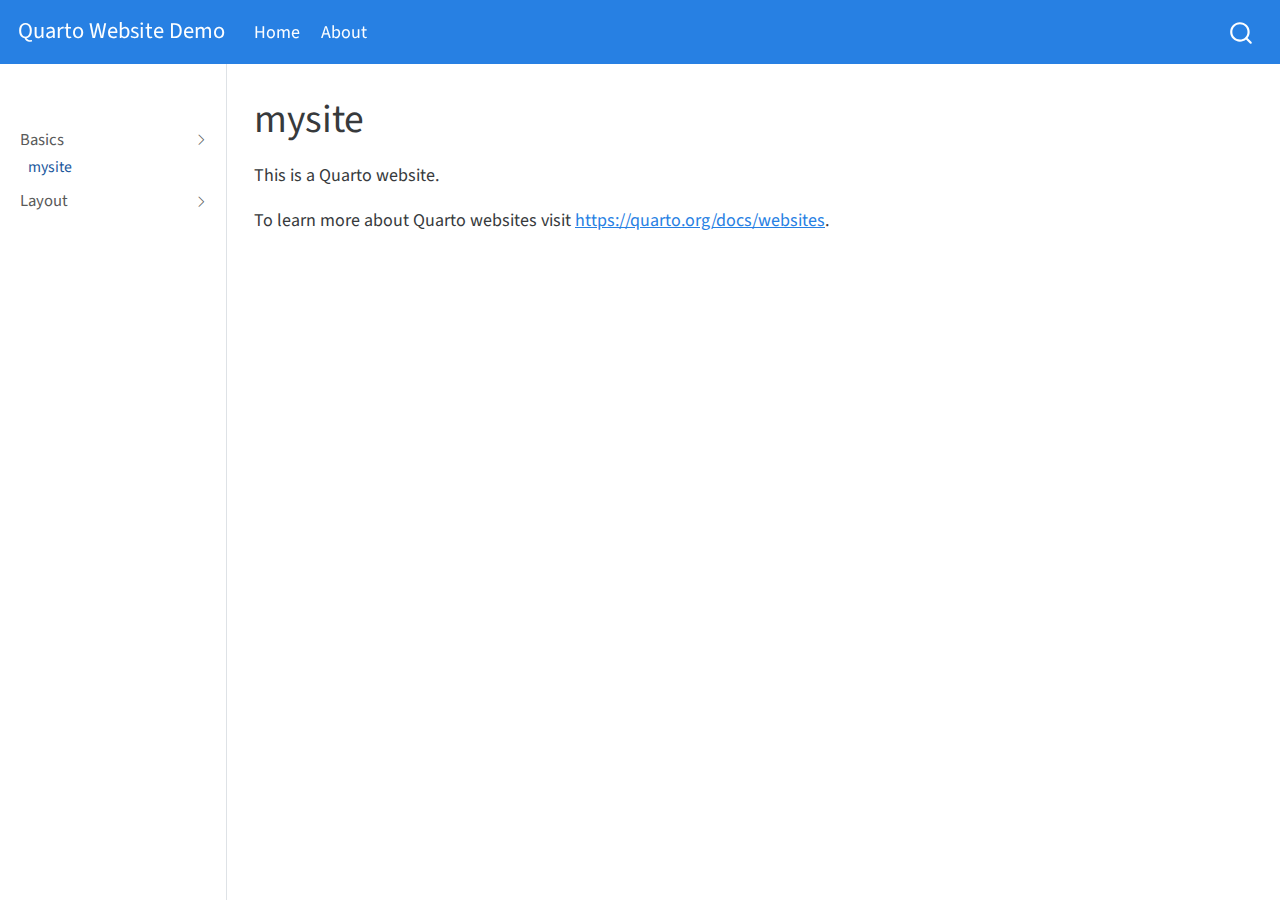
<file: docs/index.html>
<!DOCTYPE html>
<html xmlns="http://www.w3.org/1999/xhtml" lang="en" xml:lang="en"><head>

<meta charset="utf-8">
<meta name="generator" content="quarto-0.9.260">

<meta name="viewport" content="width=device-width, initial-scale=1.0, user-scalable=yes">


<title>Quarto Website Demo - mysite</title>
<style>
code{white-space: pre-wrap;}
span.smallcaps{font-variant: small-caps;}
span.underline{text-decoration: underline;}
div.column{display: inline-block; vertical-align: top; width: 50%;}
div.hanging-indent{margin-left: 1.5em; text-indent: -1.5em;}
ul.task-list{list-style: none;}
</style>

<script src="site_libs/quarto-nav/quarto-nav.js"></script>
<script src="site_libs/quarto-nav/headroom.min.js"></script>
<script src="site_libs/clipboard/clipboard.min.js"></script>
<meta name="quarto:offset" content="./">
<script src="site_libs/quarto-search/autocomplete.umd.js"></script>
<script src="site_libs/quarto-search/fuse.min.js"></script>
<script src="site_libs/quarto-search/quarto-search.js"></script>
<script src="site_libs/quarto-html/quarto.js"></script>
<script src="site_libs/quarto-html/popper.min.js"></script>
<script src="site_libs/quarto-html/tippy.umd.min.js"></script>
<script src="site_libs/quarto-html/anchor.min.js"></script>
<link href="site_libs/quarto-html/tippy.css" rel="stylesheet">
<link id="quarto-text-highlighting-styles" href="site_libs/quarto-html/quarto-syntax-highlighting.css" rel="stylesheet">
<script src="site_libs/bootstrap/bootstrap.min.js"></script>
<link href="site_libs/bootstrap/bootstrap-icons.css" rel="stylesheet">
<link href="site_libs/bootstrap/bootstrap.min.css" rel="stylesheet">
<script id="quarto-search-options" type="application/json">{
  "location": "navbar",
  "copy-button": false,
  "collapse-after": 3,
  "panel-placement": "end",
  "type": "overlay",
  "limit": 20,
  "language": {
    "search-no-results-text": "No results",
    "search-matching-documents-text": "matching documents",
    "search-copy-link-title": "Copy link to search",
    "search-hide-matches-text": "Hide additional matches",
    "search-more-match-text": "more match in this document",
    "search-more-matches-text": "more matches in this document",
    "search-clear-button-title": "Clear",
    "search-detached-cancel-button-title": "Cancel",
    "search-submit-button-title": "Submit"
  }
}</script>


<link rel="stylesheet" href="styles.css">
</head>

<body class="docked nav-fixed">

<div id="quarto-search-results"></div>
  <header id="quarto-header" class="headroom fixed-top">
    <nav class="navbar navbar-expand-lg navbar-dark ">
      <div class="navbar-container container-fluid">
      <a class="navbar-brand" href="./index.html">
    <span class="navbar-title">Quarto Website Demo</span>
  </a>
          <button class="navbar-toggler" type="button" data-bs-toggle="collapse" data-bs-target="#navbarCollapse" aria-controls="navbarCollapse" aria-expanded="false" aria-label="Toggle navigation" onclick="if (window.quartoToggleHeadroom) { window.quartoToggleHeadroom(); }">
  <span class="navbar-toggler-icon"></span>
</button>
          <div class="collapse navbar-collapse" id="navbarCollapse">
            <ul class="navbar-nav navbar-nav-scroll me-auto">
  <li class="nav-item">
    <a class="nav-link active" href="./index.html" aria-current="page">Home</a>
  </li>  
  <li class="nav-item">
    <a class="nav-link" href="./about.html">About</a>
  </li>  
</ul>
              <div id="quarto-search" class="" title="Search"></div>
          </div> <!-- /navcollapse -->
      </div> <!-- /container-fluid -->
    </nav>
  <nav class="quarto-secondary-nav" data-bs-toggle="collapse" data-bs-target="#quarto-sidebar" aria-controls="quarto-sidebar" aria-expanded="false" aria-label="Toggle sidebar navigation" onclick="if (window.quartoToggleHeadroom) { window.quartoToggleHeadroom(); }">
    <div class="container-fluid d-flex justify-content-between">
      <h1 class="quarto-secondary-nav-title">mysite</h1>
      <button type="button" class="quarto-btn-toggle btn" aria-label="Show secondary navigation">
        <i class="bi bi-chevron-right"></i>
      </button>
    </div>
  </nav>
</header>
<!-- content -->
<div id="quarto-content" class="quarto-container page-columns page-rows-contents page-layout-article page-navbar">
<!-- sidebar -->
  <nav id="quarto-sidebar" class="sidebar collapse sidebar-navigation docked overflow-auto">
      <div class="mt-2 flex-shrink-0 align-items-center">
        <div class="sidebar-search">
        <div id="quarto-search" class="" title="Search"></div>
        </div>
      </div>
    <div class="sidebar-menu-container"> 
    <ul class="list-unstyled mt-1">
        <li class="sidebar-item sidebar-item-section">
    <div class="sidebar-item-container"> 
        <a class="sidebar-item-text sidebar-link text-start" data-bs-toggle="collapse" data-bs-target="#quarto-sidebar-section-1" aria-expanded="true">Basics</a>
      <a class="sidebar-item-toggle text-start" data-bs-toggle="collapse" data-bs-target="#quarto-sidebar-section-1" aria-expanded="true">
        <i class="bi bi-chevron-right ms-2"></i>
      </a>
    </div>
    <ul id="quarto-sidebar-section-1" class="collapse list-unstyled sidebar-section depth1 show">  
        <li class="sidebar-item">
  <div class="sidebar-item-container"> 
  <a href="./index.html" class="sidebar-item-text sidebar-link active">mysite</a>
  </div>
</li>
    </ul>
  </li>
        <li class="sidebar-item sidebar-item-section">
    <div class="sidebar-item-container"> 
        <a class="sidebar-item-text sidebar-link text-start" data-bs-toggle="collapse" data-bs-target="#quarto-sidebar-section-2" aria-expanded="true">Layout</a>
      <a class="sidebar-item-toggle text-start" data-bs-toggle="collapse" data-bs-target="#quarto-sidebar-section-2" aria-expanded="true">
        <i class="bi bi-chevron-right ms-2"></i>
      </a>
    </div>
    <ul id="quarto-sidebar-section-2" class="collapse list-unstyled sidebar-section depth1 show">  
    </ul>
  </li>
    </ul>
    </div>
</nav>
<!-- margin-sidebar -->
    <div id="quarto-margin-sidebar" class="sidebar margin-sidebar">
        
    </div>
<!-- main -->
<main class="content" id="quarto-document-content">

<header id="title-block-header" class="quarto-title-block default">
<div class="quarto-title">
<h1 class="title d-none d-lg-block">mysite</h1>
</div>





<div class="quarto-title-meta">

    
    
  </div>
  

</header>

<p>This is a Quarto website.</p>
<p>To learn more about Quarto websites visit <a href="https://quarto.org/docs/websites" class="uri">https://quarto.org/docs/websites</a>.</p>



</main> <!-- /main -->
<script type="application/javascript">
window.document.addEventListener("DOMContentLoaded", function (event) {
  const icon = "";
  const anchorJS = new window.AnchorJS();
  anchorJS.options = {
    placement: 'right',
    icon: icon
  };
  anchorJS.add('.anchored');
  const clipboard = new window.ClipboardJS('.code-copy-button', {
    target: function(trigger) {
      return trigger.previousElementSibling;
    }
  });
  clipboard.on('success', function(e) {
    // button target
    const button = e.trigger;
    // don't keep focus
    button.blur();
    // flash "checked"
    button.classList.add('code-copy-button-checked');
    setTimeout(function() {
      button.classList.remove('code-copy-button-checked');
    }, 1000);
    // clear code selection
    e.clearSelection();
  });
  function tippyHover(el, contentFn) {
    const config = {
      allowHTML: true,
      content: contentFn,
      maxWidth: 500,
      delay: 100,
      arrow: false,
      appendTo: function(el) {
          return el.parentElement;
      },
      interactive: true,
      interactiveBorder: 10,
      theme: 'quarto',
      placement: 'bottom-start'
    };
    window.tippy(el, config); 
  }
  const noterefs = window.document.querySelectorAll('a[role="doc-noteref"]');
  for (var i=0; i<noterefs.length; i++) {
    const ref = noterefs[i];
    tippyHover(ref, function() {
      let href = ref.getAttribute('href');
      try { href = new URL(href).hash; } catch {}
      const id = href.replace(/^#\/?/, "");
      const note = window.document.getElementById(id);
      return note.innerHTML;
    });
  }
  var bibliorefs = window.document.querySelectorAll('a[role="doc-biblioref"]');
  for (var i=0; i<bibliorefs.length; i++) {
    const ref = bibliorefs[i];
    const cites = ref.parentNode.getAttribute('data-cites').split(' ');
    tippyHover(ref, function() {
      var popup = window.document.createElement('div');
      cites.forEach(function(cite) {
        var citeDiv = window.document.createElement('div');
        citeDiv.classList.add('hanging-indent');
        citeDiv.classList.add('csl-entry');
        var biblioDiv = window.document.getElementById('ref-' + cite);
        if (biblioDiv) {
          citeDiv.innerHTML = biblioDiv.innerHTML;
        }
        popup.appendChild(citeDiv);
      });
      return popup.innerHTML;
    });
  }
});
</script>
</div> <!-- /content -->



</body></html>
</file>
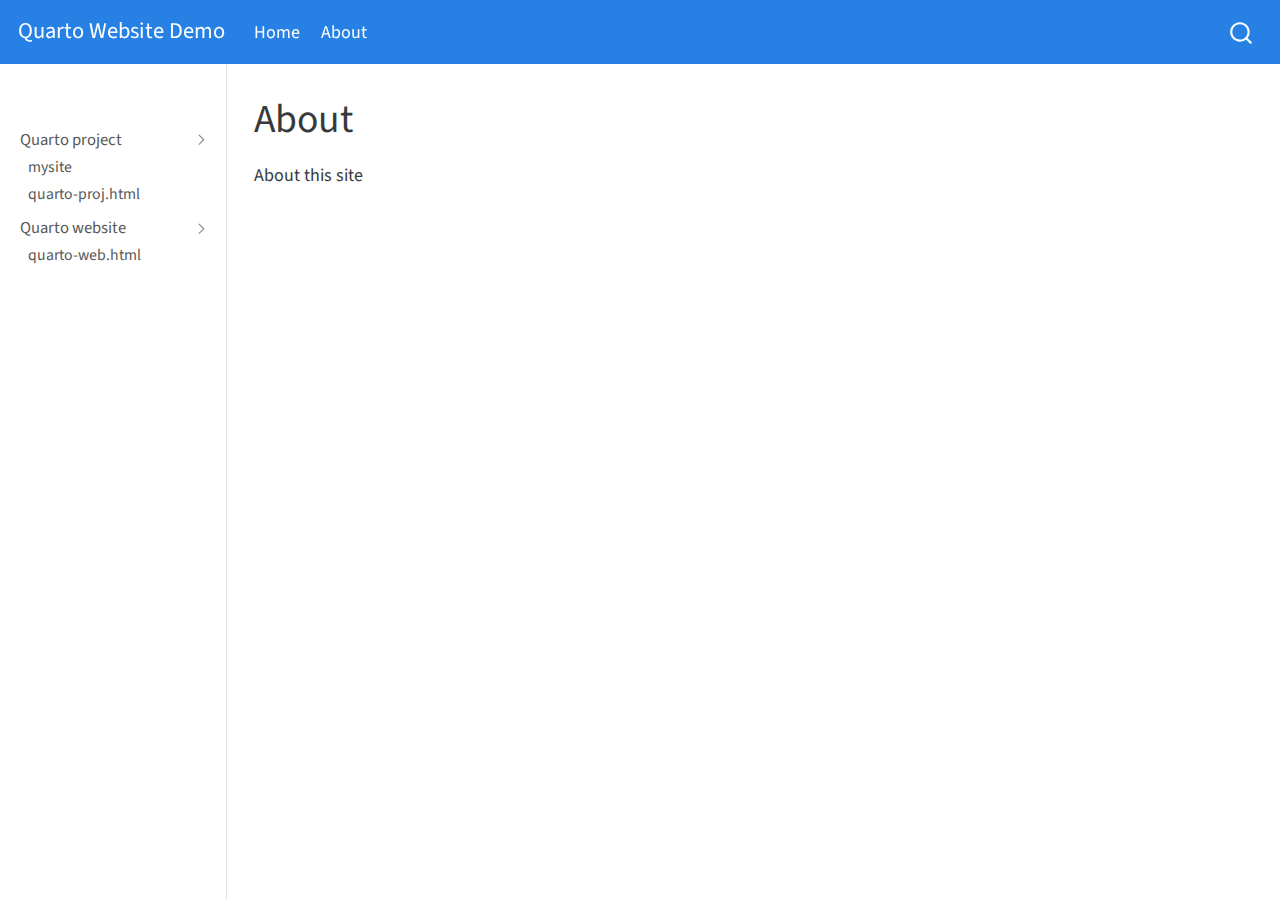
<file: docs/about.html>
<!DOCTYPE html>
<html xmlns="http://www.w3.org/1999/xhtml" lang="en" xml:lang="en"><head>

<meta charset="utf-8">
<meta name="generator" content="quarto-0.9.260">

<meta name="viewport" content="width=device-width, initial-scale=1.0, user-scalable=yes">


<title>Quarto Website Demo - About</title>
<style>
code{white-space: pre-wrap;}
span.smallcaps{font-variant: small-caps;}
span.underline{text-decoration: underline;}
div.column{display: inline-block; vertical-align: top; width: 50%;}
div.hanging-indent{margin-left: 1.5em; text-indent: -1.5em;}
ul.task-list{list-style: none;}
</style>

<script src="site_libs/quarto-nav/quarto-nav.js"></script>
<script src="site_libs/quarto-nav/headroom.min.js"></script>
<script src="site_libs/clipboard/clipboard.min.js"></script>
<meta name="quarto:offset" content="./">
<script src="site_libs/quarto-search/autocomplete.umd.js"></script>
<script src="site_libs/quarto-search/fuse.min.js"></script>
<script src="site_libs/quarto-search/quarto-search.js"></script>
<script src="site_libs/quarto-html/quarto.js"></script>
<script src="site_libs/quarto-html/popper.min.js"></script>
<script src="site_libs/quarto-html/tippy.umd.min.js"></script>
<script src="site_libs/quarto-html/anchor.min.js"></script>
<link href="site_libs/quarto-html/tippy.css" rel="stylesheet">
<link id="quarto-text-highlighting-styles" href="site_libs/quarto-html/quarto-syntax-highlighting.css" rel="stylesheet">
<script src="site_libs/bootstrap/bootstrap.min.js"></script>
<link href="site_libs/bootstrap/bootstrap-icons.css" rel="stylesheet">
<link href="site_libs/bootstrap/bootstrap.min.css" rel="stylesheet">
<script id="quarto-search-options" type="application/json">{
  "location": "navbar",
  "copy-button": false,
  "collapse-after": 3,
  "panel-placement": "end",
  "type": "overlay",
  "limit": 20,
  "language": {
    "search-no-results-text": "No results",
    "search-matching-documents-text": "matching documents",
    "search-copy-link-title": "Copy link to search",
    "search-hide-matches-text": "Hide additional matches",
    "search-more-match-text": "more match in this document",
    "search-more-matches-text": "more matches in this document",
    "search-clear-button-title": "Clear",
    "search-detached-cancel-button-title": "Cancel",
    "search-submit-button-title": "Submit"
  }
}</script>


<link rel="stylesheet" href="styles.css">
</head>

<body class="docked nav-fixed">

<div id="quarto-search-results"></div>
  <header id="quarto-header" class="headroom fixed-top">
    <nav class="navbar navbar-expand-lg navbar-dark ">
      <div class="navbar-container container-fluid">
      <a class="navbar-brand" href="./index.html">
    <span class="navbar-title">Quarto Website Demo</span>
  </a>
          <button class="navbar-toggler" type="button" data-bs-toggle="collapse" data-bs-target="#navbarCollapse" aria-controls="navbarCollapse" aria-expanded="false" aria-label="Toggle navigation" onclick="if (window.quartoToggleHeadroom) { window.quartoToggleHeadroom(); }">
  <span class="navbar-toggler-icon"></span>
</button>
          <div class="collapse navbar-collapse" id="navbarCollapse">
            <ul class="navbar-nav navbar-nav-scroll me-auto">
  <li class="nav-item">
    <a class="nav-link active" href="./index.html" aria-current="page">Home</a>
  </li>  
  <li class="nav-item">
    <a class="nav-link" href="./about.html">About</a>
  </li>  
</ul>
              <div id="quarto-search" class="" title="Search"></div>
          </div> <!-- /navcollapse -->
      </div> <!-- /container-fluid -->
    </nav>
  <nav class="quarto-secondary-nav" data-bs-toggle="collapse" data-bs-target="#quarto-sidebar" aria-controls="quarto-sidebar" aria-expanded="false" aria-label="Toggle sidebar navigation" onclick="if (window.quartoToggleHeadroom) { window.quartoToggleHeadroom(); }">
    <div class="container-fluid d-flex justify-content-between">
      <h1 class="quarto-secondary-nav-title">About</h1>
      <button type="button" class="quarto-btn-toggle btn" aria-label="Show secondary navigation">
        <i class="bi bi-chevron-right"></i>
      </button>
    </div>
  </nav>
</header>
<!-- content -->
<div id="quarto-content" class="quarto-container page-columns page-rows-contents page-layout-article page-navbar">
<!-- sidebar -->
  <nav id="quarto-sidebar" class="sidebar collapse sidebar-navigation docked overflow-auto">
      <div class="mt-2 flex-shrink-0 align-items-center">
        <div class="sidebar-search">
        <div id="quarto-search" class="" title="Search"></div>
        </div>
      </div>
    <div class="sidebar-menu-container"> 
    <ul class="list-unstyled mt-1">
        <li class="sidebar-item sidebar-item-section">
    <div class="sidebar-item-container"> 
        <a class="sidebar-item-text sidebar-link text-start" data-bs-toggle="collapse" data-bs-target="#quarto-sidebar-section-1" aria-expanded="true">Quarto project</a>
      <a class="sidebar-item-toggle text-start" data-bs-toggle="collapse" data-bs-target="#quarto-sidebar-section-1" aria-expanded="true">
        <i class="bi bi-chevron-right ms-2"></i>
      </a>
    </div>
    <ul id="quarto-sidebar-section-1" class="collapse list-unstyled sidebar-section depth1 show">  
        <li class="sidebar-item">
  <div class="sidebar-item-container"> 
  <a href="./index.html" class="sidebar-item-text sidebar-link">mysite</a>
  </div>
</li>
        <li class="sidebar-item">
  <div class="sidebar-item-container"> 
  <a href="./quarto-proj.html" class="sidebar-item-text sidebar-link">quarto-proj.html</a>
  </div>
</li>
    </ul>
  </li>
        <li class="sidebar-item sidebar-item-section">
    <div class="sidebar-item-container"> 
        <a class="sidebar-item-text sidebar-link text-start" data-bs-toggle="collapse" data-bs-target="#quarto-sidebar-section-2" aria-expanded="true">Quarto website</a>
      <a class="sidebar-item-toggle text-start" data-bs-toggle="collapse" data-bs-target="#quarto-sidebar-section-2" aria-expanded="true">
        <i class="bi bi-chevron-right ms-2"></i>
      </a>
    </div>
    <ul id="quarto-sidebar-section-2" class="collapse list-unstyled sidebar-section depth1 show">  
        <li class="sidebar-item">
  <div class="sidebar-item-container"> 
  <a href="./quarto-web.html" class="sidebar-item-text sidebar-link">quarto-web.html</a>
  </div>
</li>
    </ul>
  </li>
    </ul>
    </div>
</nav>
<!-- margin-sidebar -->
    <div id="quarto-margin-sidebar" class="sidebar margin-sidebar">
        
    </div>
<!-- main -->
<main class="content" id="quarto-document-content">

<header id="title-block-header" class="quarto-title-block default">
<div class="quarto-title">
<h1 class="title d-none d-lg-block">About</h1>
</div>





<div class="quarto-title-meta">

    
    
  </div>
  

</header>

<p>About this site</p>



</main> <!-- /main -->
<script type="application/javascript">
window.document.addEventListener("DOMContentLoaded", function (event) {
  const icon = "";
  const anchorJS = new window.AnchorJS();
  anchorJS.options = {
    placement: 'right',
    icon: icon
  };
  anchorJS.add('.anchored');
  const clipboard = new window.ClipboardJS('.code-copy-button', {
    target: function(trigger) {
      return trigger.previousElementSibling;
    }
  });
  clipboard.on('success', function(e) {
    // button target
    const button = e.trigger;
    // don't keep focus
    button.blur();
    // flash "checked"
    button.classList.add('code-copy-button-checked');
    setTimeout(function() {
      button.classList.remove('code-copy-button-checked');
    }, 1000);
    // clear code selection
    e.clearSelection();
  });
  function tippyHover(el, contentFn) {
    const config = {
      allowHTML: true,
      content: contentFn,
      maxWidth: 500,
      delay: 100,
      arrow: false,
      appendTo: function(el) {
          return el.parentElement;
      },
      interactive: true,
      interactiveBorder: 10,
      theme: 'quarto',
      placement: 'bottom-start'
    };
    window.tippy(el, config); 
  }
  const noterefs = window.document.querySelectorAll('a[role="doc-noteref"]');
  for (var i=0; i<noterefs.length; i++) {
    const ref = noterefs[i];
    tippyHover(ref, function() {
      let href = ref.getAttribute('href');
      try { href = new URL(href).hash; } catch {}
      const id = href.replace(/^#\/?/, "");
      const note = window.document.getElementById(id);
      return note.innerHTML;
    });
  }
  var bibliorefs = window.document.querySelectorAll('a[role="doc-biblioref"]');
  for (var i=0; i<bibliorefs.length; i++) {
    const ref = bibliorefs[i];
    const cites = ref.parentNode.getAttribute('data-cites').split(' ');
    tippyHover(ref, function() {
      var popup = window.document.createElement('div');
      cites.forEach(function(cite) {
        var citeDiv = window.document.createElement('div');
        citeDiv.classList.add('hanging-indent');
        citeDiv.classList.add('csl-entry');
        var biblioDiv = window.document.getElementById('ref-' + cite);
        if (biblioDiv) {
          citeDiv.innerHTML = biblioDiv.innerHTML;
        }
        popup.appendChild(citeDiv);
      });
      return popup.innerHTML;
    });
  }
});
</script>
</div> <!-- /content -->



</body></html>
</file>
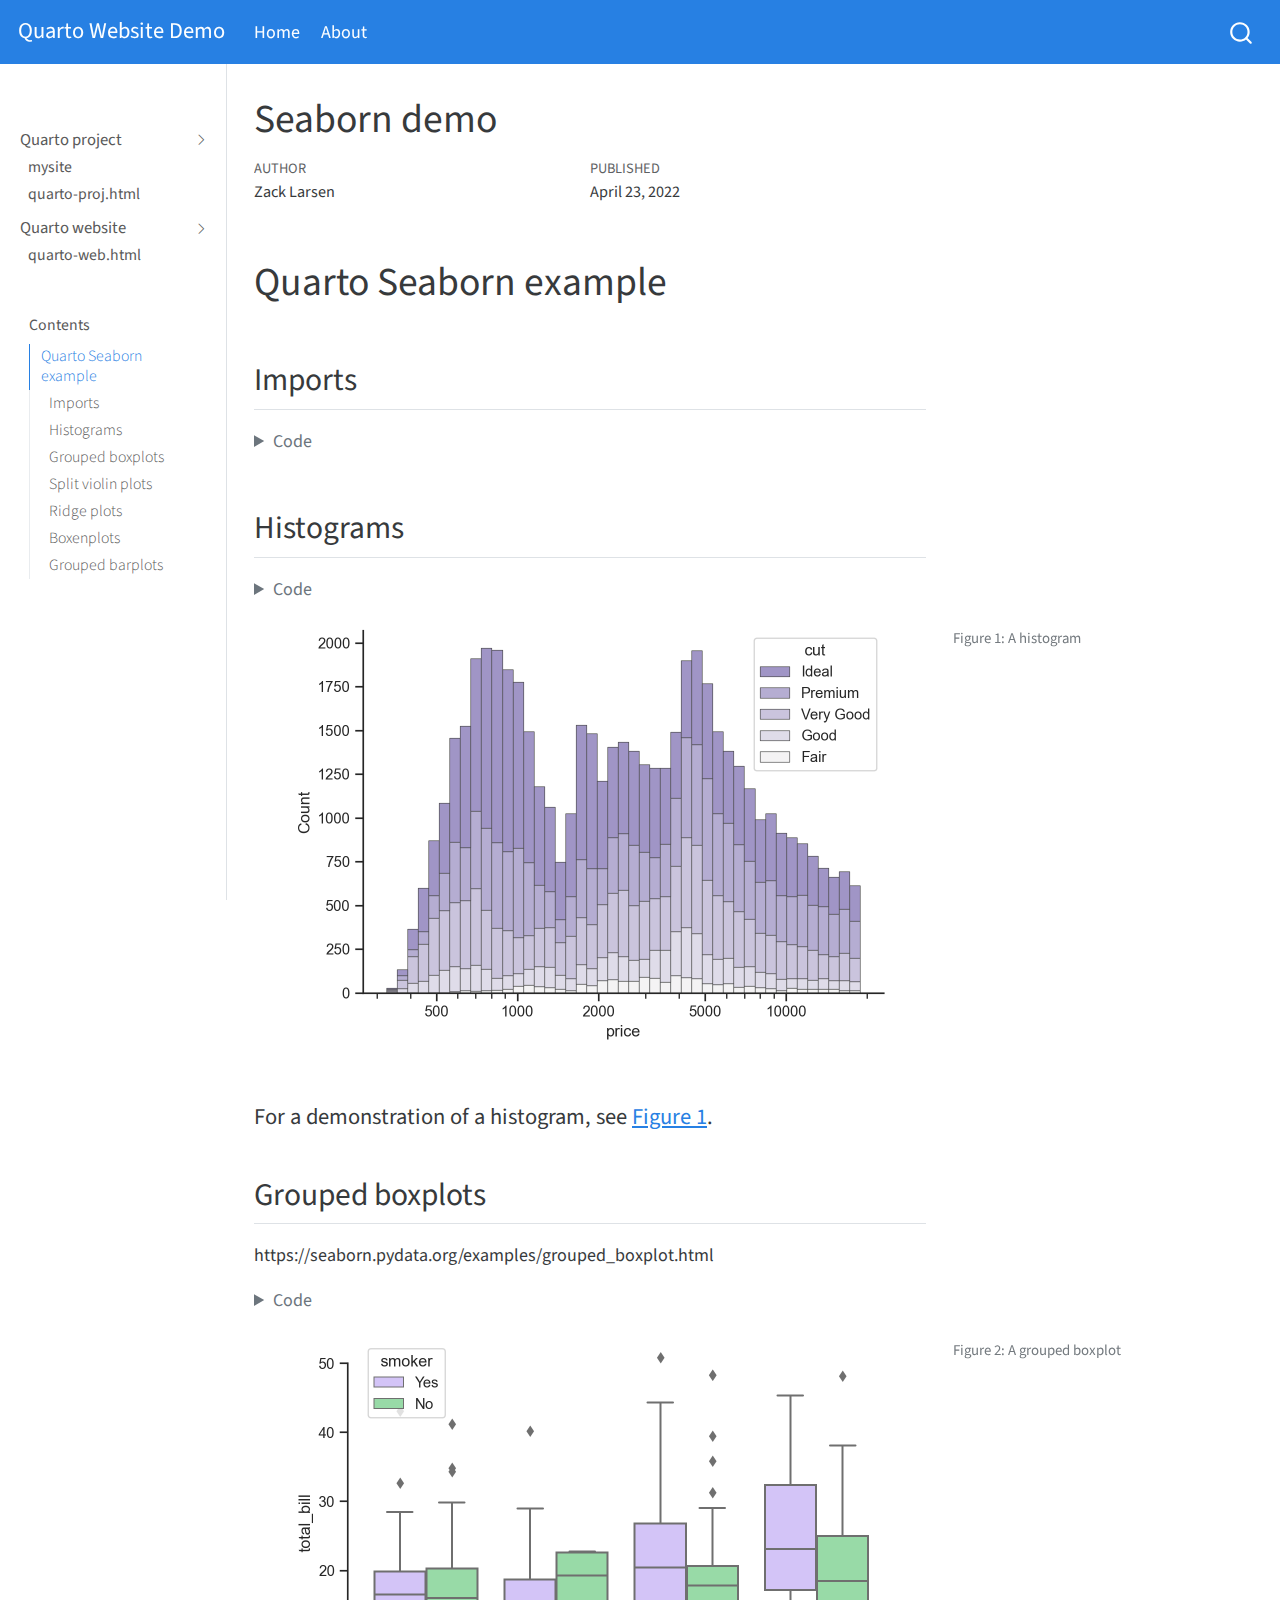
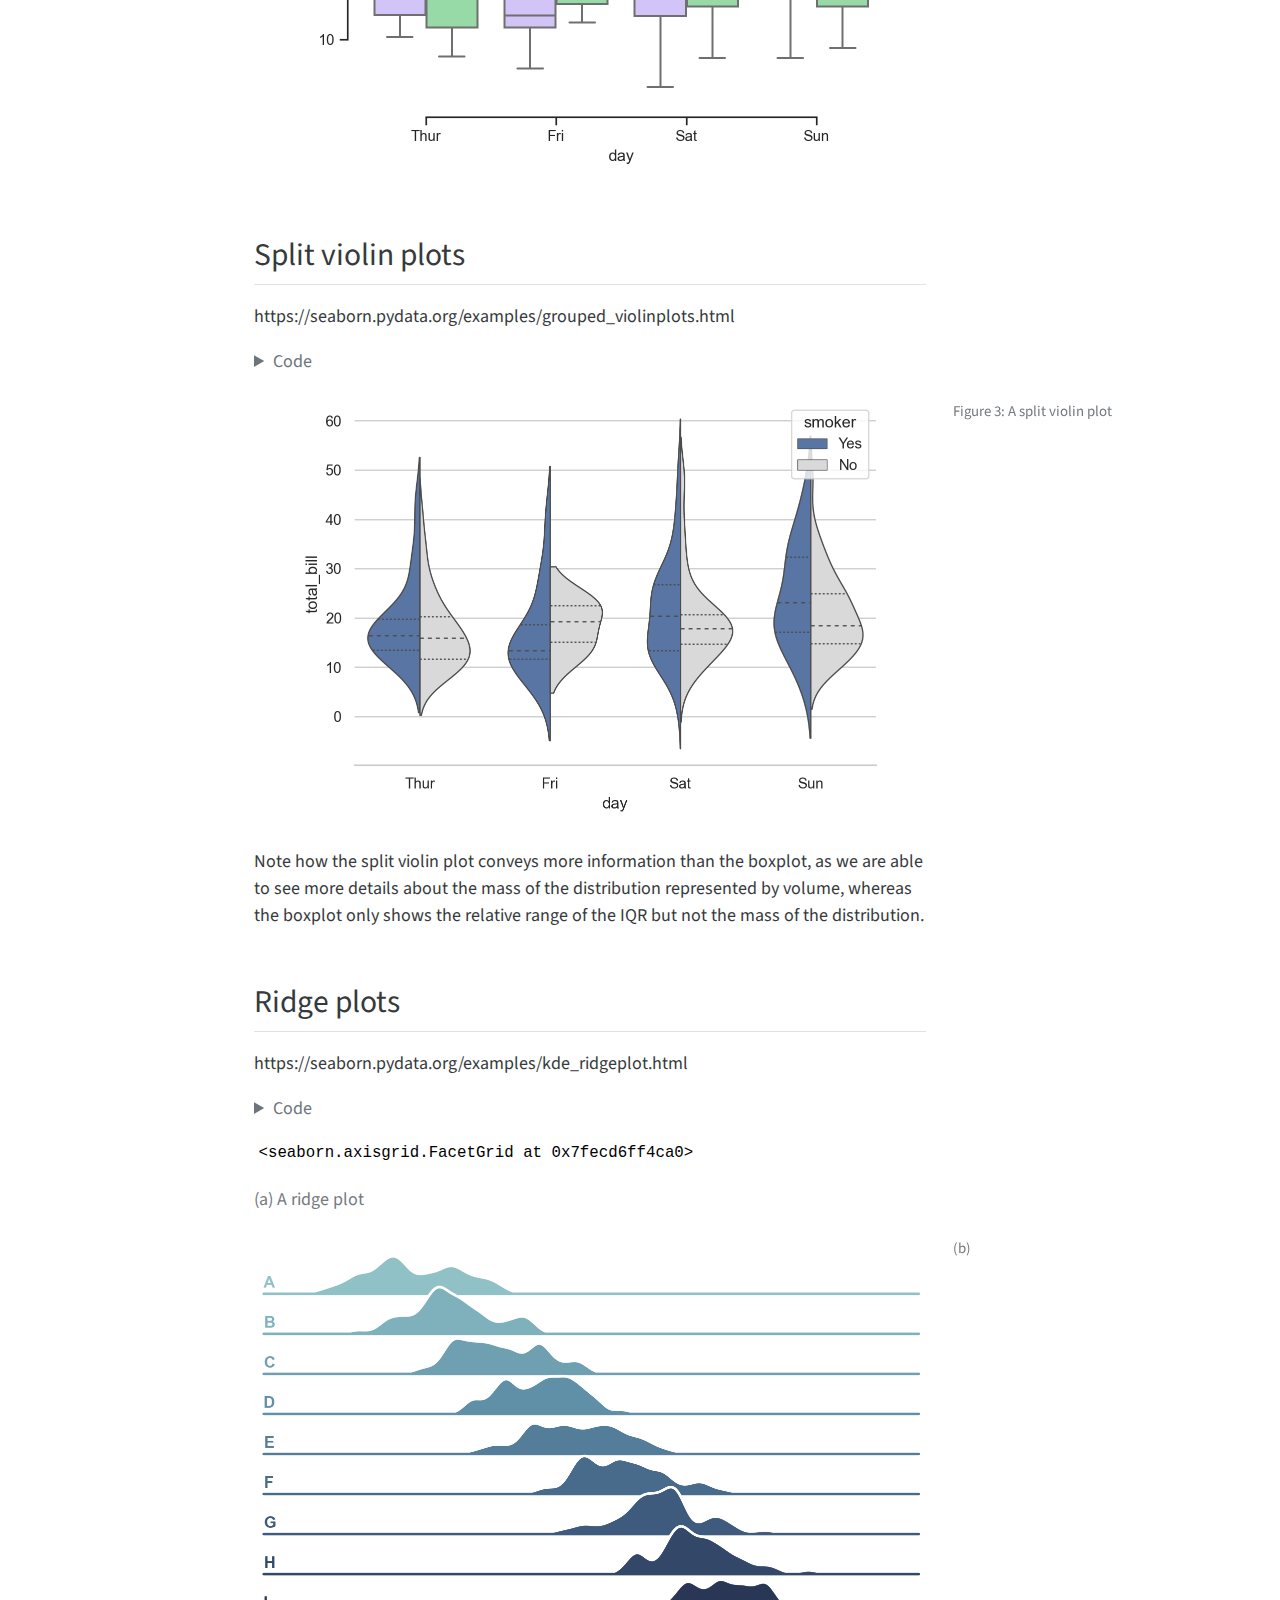
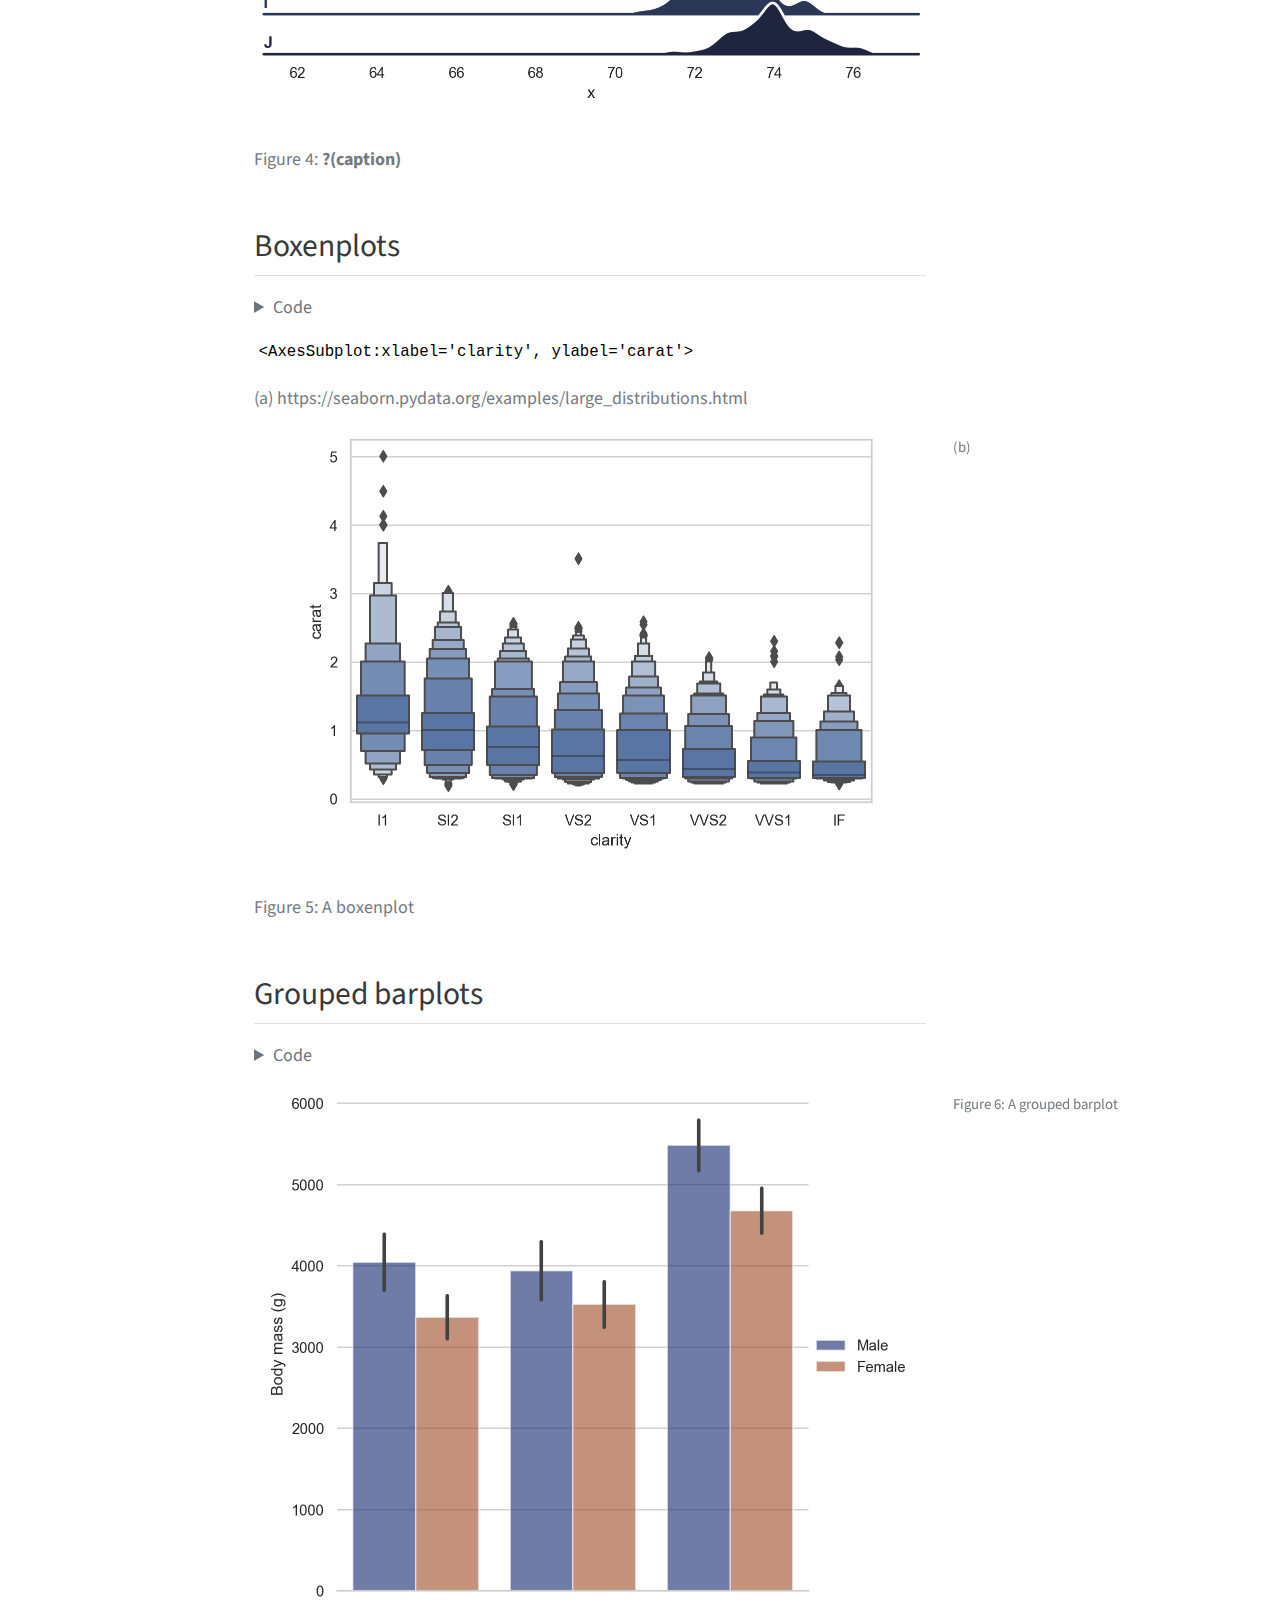
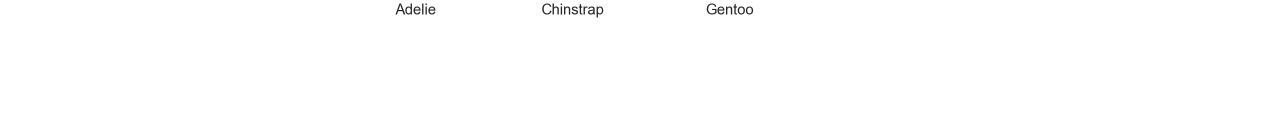
<file: docs/posts/seaborn.html>
<!DOCTYPE html>
<html xmlns="http://www.w3.org/1999/xhtml" lang="en" xml:lang="en"><head>

<meta charset="utf-8">
<meta name="generator" content="quarto-0.9.260">

<meta name="viewport" content="width=device-width, initial-scale=1.0, user-scalable=yes">

<meta name="author" content="Zack Larsen">
<meta name="dcterms.date" content="2022-04-23">

<title>Quarto Website Demo - Seaborn demo</title>
<style>
code{white-space: pre-wrap;}
span.smallcaps{font-variant: small-caps;}
span.underline{text-decoration: underline;}
div.column{display: inline-block; vertical-align: top; width: 50%;}
div.hanging-indent{margin-left: 1.5em; text-indent: -1.5em;}
ul.task-list{list-style: none;}
pre > code.sourceCode { white-space: pre; position: relative; }
pre > code.sourceCode > span { display: inline-block; line-height: 1.25; }
pre > code.sourceCode > span:empty { height: 1.2em; }
.sourceCode { overflow: visible; }
code.sourceCode > span { color: inherit; text-decoration: inherit; }
div.sourceCode { margin: 1em 0; }
pre.sourceCode { margin: 0; }
@media screen {
div.sourceCode { overflow: auto; }
}
@media print {
pre > code.sourceCode { white-space: pre-wrap; }
pre > code.sourceCode > span { text-indent: -5em; padding-left: 5em; }
}
pre.numberSource code
  { counter-reset: source-line 0; }
pre.numberSource code > span
  { position: relative; left: -4em; counter-increment: source-line; }
pre.numberSource code > span > a:first-child::before
  { content: counter(source-line);
    position: relative; left: -1em; text-align: right; vertical-align: baseline;
    border: none; display: inline-block;
    -webkit-touch-callout: none; -webkit-user-select: none;
    -khtml-user-select: none; -moz-user-select: none;
    -ms-user-select: none; user-select: none;
    padding: 0 4px; width: 4em;
    color: #aaaaaa;
  }
pre.numberSource { margin-left: 3em; border-left: 1px solid #aaaaaa;  padding-left: 4px; }
div.sourceCode
  {   }
@media screen {
pre > code.sourceCode > span > a:first-child::before { text-decoration: underline; }
}
code span.al { color: #ff0000; font-weight: bold; } /* Alert */
code span.an { color: #60a0b0; font-weight: bold; font-style: italic; } /* Annotation */
code span.at { color: #7d9029; } /* Attribute */
code span.bn { color: #40a070; } /* BaseN */
code span.bu { } /* BuiltIn */
code span.cf { color: #007020; font-weight: bold; } /* ControlFlow */
code span.ch { color: #4070a0; } /* Char */
code span.cn { color: #880000; } /* Constant */
code span.co { color: #60a0b0; font-style: italic; } /* Comment */
code span.cv { color: #60a0b0; font-weight: bold; font-style: italic; } /* CommentVar */
code span.do { color: #ba2121; font-style: italic; } /* Documentation */
code span.dt { color: #902000; } /* DataType */
code span.dv { color: #40a070; } /* DecVal */
code span.er { color: #ff0000; font-weight: bold; } /* Error */
code span.ex { } /* Extension */
code span.fl { color: #40a070; } /* Float */
code span.fu { color: #06287e; } /* Function */
code span.im { } /* Import */
code span.in { color: #60a0b0; font-weight: bold; font-style: italic; } /* Information */
code span.kw { color: #007020; font-weight: bold; } /* Keyword */
code span.op { color: #666666; } /* Operator */
code span.ot { color: #007020; } /* Other */
code span.pp { color: #bc7a00; } /* Preprocessor */
code span.sc { color: #4070a0; } /* SpecialChar */
code span.ss { color: #bb6688; } /* SpecialString */
code span.st { color: #4070a0; } /* String */
code span.va { color: #19177c; } /* Variable */
code span.vs { color: #4070a0; } /* VerbatimString */
code span.wa { color: #60a0b0; font-weight: bold; font-style: italic; } /* Warning */
</style>

<script src="../site_libs/quarto-nav/quarto-nav.js"></script>
<script src="../site_libs/quarto-nav/headroom.min.js"></script>
<script src="../site_libs/clipboard/clipboard.min.js"></script>
<meta name="quarto:offset" content="../">
<script src="../site_libs/quarto-search/autocomplete.umd.js"></script>
<script src="../site_libs/quarto-search/fuse.min.js"></script>
<script src="../site_libs/quarto-search/quarto-search.js"></script>
<script src="../site_libs/quarto-html/quarto.js"></script>
<script src="../site_libs/quarto-html/popper.min.js"></script>
<script src="../site_libs/quarto-html/tippy.umd.min.js"></script>
<script src="../site_libs/quarto-html/anchor.min.js"></script>
<link href="../site_libs/quarto-html/tippy.css" rel="stylesheet">
<link id="quarto-text-highlighting-styles" href="../site_libs/quarto-html/quarto-syntax-highlighting.css" rel="stylesheet">
<script src="../site_libs/bootstrap/bootstrap.min.js"></script>
<link href="../site_libs/bootstrap/bootstrap-icons.css" rel="stylesheet">
<link href="../site_libs/bootstrap/bootstrap.min.css" rel="stylesheet">
<script id="quarto-search-options" type="application/json">{
  "location": "navbar",
  "copy-button": false,
  "collapse-after": 3,
  "panel-placement": "end",
  "type": "overlay",
  "limit": 20,
  "language": {
    "search-no-results-text": "No results",
    "search-matching-documents-text": "matching documents",
    "search-copy-link-title": "Copy link to search",
    "search-hide-matches-text": "Hide additional matches",
    "search-more-match-text": "more match in this document",
    "search-more-matches-text": "more matches in this document",
    "search-clear-button-title": "Clear",
    "search-detached-cancel-button-title": "Cancel",
    "search-submit-button-title": "Submit"
  }
}</script>


<link rel="stylesheet" href="../styles.css">
</head>

<body class="docked nav-fixed slimcontent">

<div id="quarto-search-results"></div>
  <header id="quarto-header" class="headroom fixed-top">
    <nav class="navbar navbar-expand-lg navbar-dark ">
      <div class="navbar-container container-fluid">
      <a class="navbar-brand" href="../index.html">
    <span class="navbar-title">Quarto Website Demo</span>
  </a>
          <button class="navbar-toggler" type="button" data-bs-toggle="collapse" data-bs-target="#navbarCollapse" aria-controls="navbarCollapse" aria-expanded="false" aria-label="Toggle navigation" onclick="if (window.quartoToggleHeadroom) { window.quartoToggleHeadroom(); }">
  <span class="navbar-toggler-icon"></span>
</button>
          <div class="collapse navbar-collapse" id="navbarCollapse">
            <ul class="navbar-nav navbar-nav-scroll me-auto">
  <li class="nav-item">
    <a class="nav-link active" href="../index.html" aria-current="page">Home</a>
  </li>  
  <li class="nav-item">
    <a class="nav-link" href="../about.html">About</a>
  </li>  
</ul>
              <div id="quarto-search" class="" title="Search"></div>
          </div> <!-- /navcollapse -->
      </div> <!-- /container-fluid -->
    </nav>
  <nav class="quarto-secondary-nav" data-bs-toggle="collapse" data-bs-target="#quarto-sidebar" aria-controls="quarto-sidebar" aria-expanded="false" aria-label="Toggle sidebar navigation" onclick="if (window.quartoToggleHeadroom) { window.quartoToggleHeadroom(); }">
    <div class="container-fluid d-flex justify-content-between">
      <h1 class="quarto-secondary-nav-title">Seaborn demo</h1>
      <button type="button" class="quarto-btn-toggle btn" aria-label="Show secondary navigation">
        <i class="bi bi-chevron-right"></i>
      </button>
    </div>
  </nav>
</header>
<!-- content -->
<div id="quarto-content" class="quarto-container page-columns page-rows-contents page-layout-article page-navbar">
<!-- sidebar -->
  <nav id="quarto-sidebar" class="sidebar collapse sidebar-navigation docked overflow-auto">
      <div class="mt-2 flex-shrink-0 align-items-center">
        <div class="sidebar-search">
        <div id="quarto-search" class="" title="Search"></div>
        </div>
      </div>
    <div class="sidebar-menu-container"> 
    <ul class="list-unstyled mt-1">
        <li class="sidebar-item sidebar-item-section">
    <div class="sidebar-item-container"> 
        <a class="sidebar-item-text sidebar-link text-start" data-bs-toggle="collapse" data-bs-target="#quarto-sidebar-section-1" aria-expanded="true">Quarto project</a>
      <a class="sidebar-item-toggle text-start" data-bs-toggle="collapse" data-bs-target="#quarto-sidebar-section-1" aria-expanded="true">
        <i class="bi bi-chevron-right ms-2"></i>
      </a>
    </div>
    <ul id="quarto-sidebar-section-1" class="collapse list-unstyled sidebar-section depth1 show">  
        <li class="sidebar-item">
  <div class="sidebar-item-container"> 
  <a href="../index.html" class="sidebar-item-text sidebar-link">mysite</a>
  </div>
</li>
        <li class="sidebar-item">
  <div class="sidebar-item-container"> 
  <a href="../quarto-proj.html" class="sidebar-item-text sidebar-link">quarto-proj.html</a>
  </div>
</li>
    </ul>
  </li>
        <li class="sidebar-item sidebar-item-section">
    <div class="sidebar-item-container"> 
        <a class="sidebar-item-text sidebar-link text-start" data-bs-toggle="collapse" data-bs-target="#quarto-sidebar-section-2" aria-expanded="true">Quarto website</a>
      <a class="sidebar-item-toggle text-start" data-bs-toggle="collapse" data-bs-target="#quarto-sidebar-section-2" aria-expanded="true">
        <i class="bi bi-chevron-right ms-2"></i>
      </a>
    </div>
    <ul id="quarto-sidebar-section-2" class="collapse list-unstyled sidebar-section depth1 show">  
        <li class="sidebar-item">
  <div class="sidebar-item-container"> 
  <a href="../quarto-web.html" class="sidebar-item-text sidebar-link">quarto-web.html</a>
  </div>
</li>
    </ul>
  </li>
    </ul>
    </div>
    <nav id="TOC" role="doc-toc">
    <h2 id="toc-title">Contents</h2>
   
  <ul>
  <li><a href="#quarto-seaborn-example" id="toc-quarto-seaborn-example" class="nav-link active" data-scroll-target="#quarto-seaborn-example">Quarto Seaborn example</a>
  <ul class="collapse">
  <li><a href="#imports" id="toc-imports" class="nav-link" data-scroll-target="#imports">Imports</a></li>
  <li><a href="#histograms" id="toc-histograms" class="nav-link" data-scroll-target="#histograms">Histograms</a></li>
  <li><a href="#grouped-boxplots" id="toc-grouped-boxplots" class="nav-link" data-scroll-target="#grouped-boxplots">Grouped boxplots</a></li>
  <li><a href="#split-violin-plots" id="toc-split-violin-plots" class="nav-link" data-scroll-target="#split-violin-plots">Split violin plots</a></li>
  <li><a href="#ridge-plots" id="toc-ridge-plots" class="nav-link" data-scroll-target="#ridge-plots">Ridge plots</a></li>
  <li><a href="#boxenplots" id="toc-boxenplots" class="nav-link" data-scroll-target="#boxenplots">Boxenplots</a></li>
  <li><a href="#grouped-barplots" id="toc-grouped-barplots" class="nav-link" data-scroll-target="#grouped-barplots">Grouped barplots</a></li>
  </ul></li>
  </ul>
</nav>
</nav>
<!-- margin-sidebar -->
    <div id="quarto-margin-sidebar" class="sidebar margin-sidebar">
    </div>
<!-- main -->
<main class="content page-columns page-full" id="quarto-document-content">

<header id="title-block-header" class="quarto-title-block default">
<div class="quarto-title">
<h1 class="title d-none d-lg-block">Seaborn demo</h1>
</div>





<div class="quarto-title-meta">

    <div>
    <div class="quarto-title-meta-heading">Author</div>
    <div class="quarto-title-meta-contents">
             <p>Zack Larsen </p>
          </div>
  </div>
    
    <div>
    <div class="quarto-title-meta-heading">Published</div>
    <div class="quarto-title-meta-contents">
      <p class="date">April 23, 2022</p>
    </div>
  </div>
    
  </div>
  

</header>

<section id="quarto-seaborn-example" class="level1 page-columns page-full">
<h1>Quarto Seaborn example</h1>
<section id="imports" class="level2">
<h2 class="anchored" data-anchor-id="imports">Imports</h2>
<div class="cell" data-execution_count="1">
<details>
<summary>Code</summary>
<div class="sourceCode cell-code" id="cb1"><pre class="sourceCode python code-with-copy"><code class="sourceCode python"><span id="cb1-1"><a href="#cb1-1" aria-hidden="true" tabindex="-1"></a><span class="im">import</span> numpy <span class="im">as</span> np</span>
<span id="cb1-2"><a href="#cb1-2" aria-hidden="true" tabindex="-1"></a><span class="im">import</span> pandas <span class="im">as</span> pd</span>
<span id="cb1-3"><a href="#cb1-3" aria-hidden="true" tabindex="-1"></a><span class="im">import</span> seaborn <span class="im">as</span> sns</span>
<span id="cb1-4"><a href="#cb1-4" aria-hidden="true" tabindex="-1"></a><span class="im">import</span> matplotlib <span class="im">as</span> mpl</span>
<span id="cb1-5"><a href="#cb1-5" aria-hidden="true" tabindex="-1"></a><span class="im">import</span> matplotlib.pyplot <span class="im">as</span> plt</span></code><button title="Copy to Clipboard" class="code-copy-button"><i class="bi"></i></button></pre></div>
</details>
</div>
</section>
<section id="histograms" class="level2 page-columns page-full">
<h2 class="anchored" data-anchor-id="histograms">Histograms</h2>
<div class="cell page-columns page-full" data-execution_count="2">
<details>
<summary>Code</summary>
<div class="sourceCode cell-code" id="cb2"><pre class="sourceCode python code-with-copy"><code class="sourceCode python"><span id="cb2-1"><a href="#cb2-1" aria-hidden="true" tabindex="-1"></a>sns.set_theme(style<span class="op">=</span><span class="st">"ticks"</span>)</span>
<span id="cb2-2"><a href="#cb2-2" aria-hidden="true" tabindex="-1"></a></span>
<span id="cb2-3"><a href="#cb2-3" aria-hidden="true" tabindex="-1"></a>diamonds <span class="op">=</span> sns.load_dataset(<span class="st">"diamonds"</span>)</span>
<span id="cb2-4"><a href="#cb2-4" aria-hidden="true" tabindex="-1"></a></span>
<span id="cb2-5"><a href="#cb2-5" aria-hidden="true" tabindex="-1"></a>f, ax <span class="op">=</span> plt.subplots(figsize<span class="op">=</span>(<span class="dv">7</span>, <span class="dv">5</span>))</span>
<span id="cb2-6"><a href="#cb2-6" aria-hidden="true" tabindex="-1"></a>sns.despine(f)</span>
<span id="cb2-7"><a href="#cb2-7" aria-hidden="true" tabindex="-1"></a></span>
<span id="cb2-8"><a href="#cb2-8" aria-hidden="true" tabindex="-1"></a>sns.histplot(</span>
<span id="cb2-9"><a href="#cb2-9" aria-hidden="true" tabindex="-1"></a>    diamonds,</span>
<span id="cb2-10"><a href="#cb2-10" aria-hidden="true" tabindex="-1"></a>    x<span class="op">=</span><span class="st">"price"</span>, hue<span class="op">=</span><span class="st">"cut"</span>,</span>
<span id="cb2-11"><a href="#cb2-11" aria-hidden="true" tabindex="-1"></a>    multiple<span class="op">=</span><span class="st">"stack"</span>,</span>
<span id="cb2-12"><a href="#cb2-12" aria-hidden="true" tabindex="-1"></a>    palette<span class="op">=</span><span class="st">"light:m_r"</span>,</span>
<span id="cb2-13"><a href="#cb2-13" aria-hidden="true" tabindex="-1"></a>    edgecolor<span class="op">=</span><span class="st">".3"</span>,</span>
<span id="cb2-14"><a href="#cb2-14" aria-hidden="true" tabindex="-1"></a>    linewidth<span class="op">=</span><span class="fl">.5</span>,</span>
<span id="cb2-15"><a href="#cb2-15" aria-hidden="true" tabindex="-1"></a>    log_scale<span class="op">=</span><span class="va">True</span>,</span>
<span id="cb2-16"><a href="#cb2-16" aria-hidden="true" tabindex="-1"></a>)</span>
<span id="cb2-17"><a href="#cb2-17" aria-hidden="true" tabindex="-1"></a>ax.xaxis.set_major_formatter(mpl.ticker.ScalarFormatter())</span>
<span id="cb2-18"><a href="#cb2-18" aria-hidden="true" tabindex="-1"></a>ax.set_xticks([<span class="dv">500</span>, <span class="dv">1000</span>, <span class="dv">2000</span>, <span class="dv">5000</span>, <span class="dv">10000</span>])</span></code><button title="Copy to Clipboard" class="code-copy-button"><i class="bi"></i></button></pre></div>
</details>
<div class="cell-output cell-output-display page-columns page-full">
<div id="fig-hist" class="quarto-figure quarto-figure-center anchored page-columns page-full">
<figure class="figure page-columns page-full">
<p><img src="seaborn_files/figure-html/fig-hist-output-1.png" class="figure-img" width="605" height="428"></p>
<p></p><figcaption aria-hidden="true" class="figure-caption margin-caption">Figure 1: A histogram</figcaption><p></p>
</figure>
</div>
</div>
</div>
<section id="for-a-demonstration-of-a-histogram-see-fig-hist." class="level4">
<h4 class="anchored" data-anchor-id="for-a-demonstration-of-a-histogram-see-fig-hist.">For a demonstration of a histogram, see <a href="#fig-hist">Figure&nbsp;1</a>.</h4>
</section>
</section>
<section id="grouped-boxplots" class="level2 page-columns page-full">
<h2 class="anchored" data-anchor-id="grouped-boxplots">Grouped boxplots</h2>
<p>https://seaborn.pydata.org/examples/grouped_boxplot.html</p>
<div class="cell page-columns page-full" data-execution_count="3">
<details>
<summary>Code</summary>
<div class="sourceCode cell-code" id="cb3"><pre class="sourceCode python code-with-copy"><code class="sourceCode python"><span id="cb3-1"><a href="#cb3-1" aria-hidden="true" tabindex="-1"></a>sns.set_theme(style<span class="op">=</span><span class="st">"ticks"</span>, palette<span class="op">=</span><span class="st">"pastel"</span>)</span>
<span id="cb3-2"><a href="#cb3-2" aria-hidden="true" tabindex="-1"></a></span>
<span id="cb3-3"><a href="#cb3-3" aria-hidden="true" tabindex="-1"></a><span class="co"># Load the example tips dataset</span></span>
<span id="cb3-4"><a href="#cb3-4" aria-hidden="true" tabindex="-1"></a>tips <span class="op">=</span> sns.load_dataset(<span class="st">"tips"</span>)</span>
<span id="cb3-5"><a href="#cb3-5" aria-hidden="true" tabindex="-1"></a></span>
<span id="cb3-6"><a href="#cb3-6" aria-hidden="true" tabindex="-1"></a><span class="co"># Draw a nested boxplot to show bills by day and time</span></span>
<span id="cb3-7"><a href="#cb3-7" aria-hidden="true" tabindex="-1"></a>sns.boxplot(x<span class="op">=</span><span class="st">"day"</span>, y<span class="op">=</span><span class="st">"total_bill"</span>,</span>
<span id="cb3-8"><a href="#cb3-8" aria-hidden="true" tabindex="-1"></a>            hue<span class="op">=</span><span class="st">"smoker"</span>, palette<span class="op">=</span>[<span class="st">"m"</span>, <span class="st">"g"</span>],</span>
<span id="cb3-9"><a href="#cb3-9" aria-hidden="true" tabindex="-1"></a>            data<span class="op">=</span>tips)</span>
<span id="cb3-10"><a href="#cb3-10" aria-hidden="true" tabindex="-1"></a>sns.despine(offset<span class="op">=</span><span class="dv">10</span>, trim<span class="op">=</span><span class="va">True</span>)</span></code><button title="Copy to Clipboard" class="code-copy-button"><i class="bi"></i></button></pre></div>
</details>
<div class="cell-output cell-output-display page-columns page-full">
<div id="fig-grouped-box" class="quarto-figure quarto-figure-center anchored page-columns page-full">
<figure class="figure page-columns page-full">
<p><img src="seaborn_files/figure-html/fig-grouped-box-output-1.png" class="figure-img" width="602" height="441"></p>
<p></p><figcaption aria-hidden="true" class="figure-caption margin-caption">Figure 2: A grouped boxplot</figcaption><p></p>
</figure>
</div>
</div>
</div>
</section>
<section id="split-violin-plots" class="level2 page-columns page-full">
<h2 class="anchored" data-anchor-id="split-violin-plots">Split violin plots</h2>
<p>https://seaborn.pydata.org/examples/grouped_violinplots.html</p>
<div class="cell page-columns page-full" data-execution_count="4">
<details>
<summary>Code</summary>
<div class="sourceCode cell-code" id="cb4"><pre class="sourceCode python code-with-copy"><code class="sourceCode python"><span id="cb4-1"><a href="#cb4-1" aria-hidden="true" tabindex="-1"></a>sns.set_theme(style<span class="op">=</span><span class="st">"whitegrid"</span>)</span>
<span id="cb4-2"><a href="#cb4-2" aria-hidden="true" tabindex="-1"></a></span>
<span id="cb4-3"><a href="#cb4-3" aria-hidden="true" tabindex="-1"></a><span class="co"># Load the example tips dataset</span></span>
<span id="cb4-4"><a href="#cb4-4" aria-hidden="true" tabindex="-1"></a>tips <span class="op">=</span> sns.load_dataset(<span class="st">"tips"</span>)</span>
<span id="cb4-5"><a href="#cb4-5" aria-hidden="true" tabindex="-1"></a></span>
<span id="cb4-6"><a href="#cb4-6" aria-hidden="true" tabindex="-1"></a><span class="co"># Draw a nested violinplot and split the violins for easier comparison</span></span>
<span id="cb4-7"><a href="#cb4-7" aria-hidden="true" tabindex="-1"></a>sns.violinplot(data<span class="op">=</span>tips, x<span class="op">=</span><span class="st">"day"</span>, y<span class="op">=</span><span class="st">"total_bill"</span>, hue<span class="op">=</span><span class="st">"smoker"</span>,</span>
<span id="cb4-8"><a href="#cb4-8" aria-hidden="true" tabindex="-1"></a>               split<span class="op">=</span><span class="va">True</span>, inner<span class="op">=</span><span class="st">"quart"</span>, linewidth<span class="op">=</span><span class="dv">1</span>,</span>
<span id="cb4-9"><a href="#cb4-9" aria-hidden="true" tabindex="-1"></a>               palette<span class="op">=</span>{<span class="st">"Yes"</span>: <span class="st">"b"</span>, <span class="st">"No"</span>: <span class="st">".85"</span>})</span>
<span id="cb4-10"><a href="#cb4-10" aria-hidden="true" tabindex="-1"></a>sns.despine(left<span class="op">=</span><span class="va">True</span>)</span></code><button title="Copy to Clipboard" class="code-copy-button"><i class="bi"></i></button></pre></div>
</details>
<div class="cell-output cell-output-display page-columns page-full">
<div id="fig-split-vio" class="quarto-figure quarto-figure-center anchored page-columns page-full">
<figure class="figure page-columns page-full">
<p><img src="seaborn_files/figure-html/fig-split-vio-output-1.png" class="figure-img" width="589" height="428"></p>
<p></p><figcaption aria-hidden="true" class="figure-caption margin-caption">Figure 3: A split violin plot</figcaption><p></p>
</figure>
</div>
</div>
</div>
<p>Note how the split violin plot conveys more information than the boxplot, as we are able to see more details about the mass of the distribution represented by volume, whereas the boxplot only shows the relative range of the IQR but not the mass of the distribution.</p>
</section>
<section id="ridge-plots" class="level2 page-columns page-full">
<h2 class="anchored" data-anchor-id="ridge-plots">Ridge plots</h2>
<p>https://seaborn.pydata.org/examples/kde_ridgeplot.html</p>
<div id="fig-ridge" class="quarto-figure quarto-figure-center anchored page-columns page-full">
<figure class="figure page-columns page-full">
<details>
<summary>Code</summary>
<div class="sourceCode cell-code" id="cb5"><pre class="sourceCode python code-with-copy"><code class="sourceCode python"><span id="cb5-1"><a href="#cb5-1" aria-hidden="true" tabindex="-1"></a>sns.set_theme(style<span class="op">=</span><span class="st">"white"</span>, rc<span class="op">=</span>{<span class="st">"axes.facecolor"</span>: (<span class="dv">0</span>, <span class="dv">0</span>, <span class="dv">0</span>, <span class="dv">0</span>)})</span>
<span id="cb5-2"><a href="#cb5-2" aria-hidden="true" tabindex="-1"></a></span>
<span id="cb5-3"><a href="#cb5-3" aria-hidden="true" tabindex="-1"></a><span class="co"># Create the data</span></span>
<span id="cb5-4"><a href="#cb5-4" aria-hidden="true" tabindex="-1"></a>rs <span class="op">=</span> np.random.RandomState(<span class="dv">1979</span>)</span>
<span id="cb5-5"><a href="#cb5-5" aria-hidden="true" tabindex="-1"></a>x <span class="op">=</span> rs.randn(<span class="dv">500</span>)</span>
<span id="cb5-6"><a href="#cb5-6" aria-hidden="true" tabindex="-1"></a>g <span class="op">=</span> np.tile(<span class="bu">list</span>(<span class="st">"ABCDEFGHIJ"</span>), <span class="dv">50</span>)</span>
<span id="cb5-7"><a href="#cb5-7" aria-hidden="true" tabindex="-1"></a>df <span class="op">=</span> pd.DataFrame(<span class="bu">dict</span>(x<span class="op">=</span>x, g<span class="op">=</span>g))</span>
<span id="cb5-8"><a href="#cb5-8" aria-hidden="true" tabindex="-1"></a>m <span class="op">=</span> df.g.<span class="bu">map</span>(<span class="bu">ord</span>)</span>
<span id="cb5-9"><a href="#cb5-9" aria-hidden="true" tabindex="-1"></a>df[<span class="st">"x"</span>] <span class="op">+=</span> m</span>
<span id="cb5-10"><a href="#cb5-10" aria-hidden="true" tabindex="-1"></a></span>
<span id="cb5-11"><a href="#cb5-11" aria-hidden="true" tabindex="-1"></a><span class="co"># Initialize the FacetGrid object</span></span>
<span id="cb5-12"><a href="#cb5-12" aria-hidden="true" tabindex="-1"></a>pal <span class="op">=</span> sns.cubehelix_palette(<span class="dv">10</span>, rot<span class="op">=-</span><span class="fl">.25</span>, light<span class="op">=</span><span class="fl">.7</span>)</span>
<span id="cb5-13"><a href="#cb5-13" aria-hidden="true" tabindex="-1"></a>g <span class="op">=</span> sns.FacetGrid(df, row<span class="op">=</span><span class="st">"g"</span>, hue<span class="op">=</span><span class="st">"g"</span>, aspect<span class="op">=</span><span class="dv">15</span>, height<span class="op">=</span><span class="fl">.5</span>, palette<span class="op">=</span>pal)</span>
<span id="cb5-14"><a href="#cb5-14" aria-hidden="true" tabindex="-1"></a></span>
<span id="cb5-15"><a href="#cb5-15" aria-hidden="true" tabindex="-1"></a><span class="co"># Draw the densities in a few steps</span></span>
<span id="cb5-16"><a href="#cb5-16" aria-hidden="true" tabindex="-1"></a>g.<span class="bu">map</span>(sns.kdeplot, <span class="st">"x"</span>,</span>
<span id="cb5-17"><a href="#cb5-17" aria-hidden="true" tabindex="-1"></a>      bw_adjust<span class="op">=</span><span class="fl">.5</span>, clip_on<span class="op">=</span><span class="va">False</span>,</span>
<span id="cb5-18"><a href="#cb5-18" aria-hidden="true" tabindex="-1"></a>      fill<span class="op">=</span><span class="va">True</span>, alpha<span class="op">=</span><span class="dv">1</span>, linewidth<span class="op">=</span><span class="fl">1.5</span>)</span>
<span id="cb5-19"><a href="#cb5-19" aria-hidden="true" tabindex="-1"></a>g.<span class="bu">map</span>(sns.kdeplot, <span class="st">"x"</span>, clip_on<span class="op">=</span><span class="va">False</span>, color<span class="op">=</span><span class="st">"w"</span>, lw<span class="op">=</span><span class="dv">2</span>, bw_adjust<span class="op">=</span><span class="fl">.5</span>)</span>
<span id="cb5-20"><a href="#cb5-20" aria-hidden="true" tabindex="-1"></a></span>
<span id="cb5-21"><a href="#cb5-21" aria-hidden="true" tabindex="-1"></a><span class="co"># passing color=None to refline() uses the hue mapping</span></span>
<span id="cb5-22"><a href="#cb5-22" aria-hidden="true" tabindex="-1"></a>g.refline(y<span class="op">=</span><span class="dv">0</span>, linewidth<span class="op">=</span><span class="dv">2</span>, linestyle<span class="op">=</span><span class="st">"-"</span>, color<span class="op">=</span><span class="va">None</span>, clip_on<span class="op">=</span><span class="va">False</span>)</span>
<span id="cb5-23"><a href="#cb5-23" aria-hidden="true" tabindex="-1"></a></span>
<span id="cb5-24"><a href="#cb5-24" aria-hidden="true" tabindex="-1"></a></span>
<span id="cb5-25"><a href="#cb5-25" aria-hidden="true" tabindex="-1"></a><span class="co"># Define and use a simple function to label the plot in axes coordinates</span></span>
<span id="cb5-26"><a href="#cb5-26" aria-hidden="true" tabindex="-1"></a><span class="kw">def</span> label(x, color, label):</span>
<span id="cb5-27"><a href="#cb5-27" aria-hidden="true" tabindex="-1"></a>    ax <span class="op">=</span> plt.gca()</span>
<span id="cb5-28"><a href="#cb5-28" aria-hidden="true" tabindex="-1"></a>    ax.text(<span class="dv">0</span>, <span class="fl">.2</span>, label, fontweight<span class="op">=</span><span class="st">"bold"</span>, color<span class="op">=</span>color,</span>
<span id="cb5-29"><a href="#cb5-29" aria-hidden="true" tabindex="-1"></a>            ha<span class="op">=</span><span class="st">"left"</span>, va<span class="op">=</span><span class="st">"center"</span>, transform<span class="op">=</span>ax.transAxes)</span>
<span id="cb5-30"><a href="#cb5-30" aria-hidden="true" tabindex="-1"></a></span>
<span id="cb5-31"><a href="#cb5-31" aria-hidden="true" tabindex="-1"></a></span>
<span id="cb5-32"><a href="#cb5-32" aria-hidden="true" tabindex="-1"></a>g.<span class="bu">map</span>(label, <span class="st">"x"</span>)</span>
<span id="cb5-33"><a href="#cb5-33" aria-hidden="true" tabindex="-1"></a></span>
<span id="cb5-34"><a href="#cb5-34" aria-hidden="true" tabindex="-1"></a><span class="co"># Set the subplots to overlap</span></span>
<span id="cb5-35"><a href="#cb5-35" aria-hidden="true" tabindex="-1"></a>g.figure.subplots_adjust(hspace<span class="op">=-</span><span class="fl">.25</span>)</span>
<span id="cb5-36"><a href="#cb5-36" aria-hidden="true" tabindex="-1"></a></span>
<span id="cb5-37"><a href="#cb5-37" aria-hidden="true" tabindex="-1"></a><span class="co"># Remove axes details that don't play well with overlap</span></span>
<span id="cb5-38"><a href="#cb5-38" aria-hidden="true" tabindex="-1"></a>g.set_titles(<span class="st">""</span>)</span>
<span id="cb5-39"><a href="#cb5-39" aria-hidden="true" tabindex="-1"></a>g.<span class="bu">set</span>(yticks<span class="op">=</span>[], ylabel<span class="op">=</span><span class="st">""</span>)</span>
<span id="cb5-40"><a href="#cb5-40" aria-hidden="true" tabindex="-1"></a>g.despine(bottom<span class="op">=</span><span class="va">True</span>, left<span class="op">=</span><span class="va">True</span>)</span></code><button title="Copy to Clipboard" class="code-copy-button"><i class="bi"></i></button></pre></div>
</details>
<div id="fig-ridge-1" class="quarto-figure quarto-figure-center anchored">
<figure class="figure">
<pre><code>&lt;seaborn.axisgrid.FacetGrid at 0x7fecd6ff4ca0&gt;</code></pre>
<p></p><figcaption aria-hidden="true" class="figure-caption">(a) A ridge plot</figcaption><p></p>
</figure>
</div>
<div class="cell-output cell-output-display page-columns page-full">
<div id="fig-ridge-2" class="quarto-figure quarto-figure-center anchored page-columns page-full">
<figure class="figure page-columns page-full">
<p><img src="seaborn_files/figure-html/fig-ridge-output-2.png" class="figure-img" data-ref-parent="fig-ridge" width="674" height="479"></p>
<p></p><figcaption aria-hidden="true" class="figure-caption margin-caption">(b)</figcaption><p></p>
</figure>
</div>
</div>
<p></p><figcaption aria-hidden="true" class="figure-caption">Figure 4: <strong>?(caption)</strong></figcaption><p></p>
</figure>
</div>
</section>
<section id="boxenplots" class="level2 page-columns page-full">
<h2 class="anchored" data-anchor-id="boxenplots">Boxenplots</h2>
<div id="fig-boxen" class="quarto-figure quarto-figure-center anchored page-columns page-full">
<figure class="figure page-columns page-full">
<details>
<summary>Code</summary>
<div class="sourceCode cell-code" id="cb7"><pre class="sourceCode python code-with-copy"><code class="sourceCode python"><span id="cb7-1"><a href="#cb7-1" aria-hidden="true" tabindex="-1"></a>sns.set_theme(style<span class="op">=</span><span class="st">"whitegrid"</span>)</span>
<span id="cb7-2"><a href="#cb7-2" aria-hidden="true" tabindex="-1"></a></span>
<span id="cb7-3"><a href="#cb7-3" aria-hidden="true" tabindex="-1"></a>diamonds <span class="op">=</span> sns.load_dataset(<span class="st">"diamonds"</span>)</span>
<span id="cb7-4"><a href="#cb7-4" aria-hidden="true" tabindex="-1"></a>clarity_ranking <span class="op">=</span> [<span class="st">"I1"</span>, <span class="st">"SI2"</span>, <span class="st">"SI1"</span>, <span class="st">"VS2"</span>, <span class="st">"VS1"</span>, <span class="st">"VVS2"</span>, <span class="st">"VVS1"</span>, <span class="st">"IF"</span>]</span>
<span id="cb7-5"><a href="#cb7-5" aria-hidden="true" tabindex="-1"></a></span>
<span id="cb7-6"><a href="#cb7-6" aria-hidden="true" tabindex="-1"></a>sns.boxenplot(x<span class="op">=</span><span class="st">"clarity"</span>, y<span class="op">=</span><span class="st">"carat"</span>,</span>
<span id="cb7-7"><a href="#cb7-7" aria-hidden="true" tabindex="-1"></a>              color<span class="op">=</span><span class="st">"b"</span>, order<span class="op">=</span>clarity_ranking,</span>
<span id="cb7-8"><a href="#cb7-8" aria-hidden="true" tabindex="-1"></a>              scale<span class="op">=</span><span class="st">"linear"</span>, data<span class="op">=</span>diamonds)</span></code><button title="Copy to Clipboard" class="code-copy-button"><i class="bi"></i></button></pre></div>
</details>
<div id="fig-boxen-1" class="quarto-figure quarto-figure-center anchored">
<figure class="figure">
<pre><code>&lt;AxesSubplot:xlabel='clarity', ylabel='carat'&gt;</code></pre>
<p></p><figcaption aria-hidden="true" class="figure-caption">(a) https://seaborn.pydata.org/examples/large_distributions.html</figcaption><p></p>
</figure>
</div>
<div class="cell-output cell-output-display page-columns page-full">
<div id="fig-boxen-2" class="quarto-figure quarto-figure-center anchored page-columns page-full">
<figure class="figure page-columns page-full">
<p><img src="seaborn_files/figure-html/fig-boxen-output-2.png" class="figure-img" data-ref-parent="fig-boxen" width="581" height="428"></p>
<p></p><figcaption aria-hidden="true" class="figure-caption margin-caption">(b)</figcaption><p></p>
</figure>
</div>
</div>
<p></p><figcaption aria-hidden="true" class="figure-caption">Figure 5: A boxenplot</figcaption><p></p>
</figure>
</div>
</section>
<section id="grouped-barplots" class="level2 page-columns page-full">
<h2 class="anchored" data-anchor-id="grouped-barplots">Grouped barplots</h2>
<div class="cell page-columns page-full" data-execution_count="7">
<details>
<summary>Code</summary>
<div class="sourceCode cell-code" id="cb9"><pre class="sourceCode python code-with-copy"><code class="sourceCode python"><span id="cb9-1"><a href="#cb9-1" aria-hidden="true" tabindex="-1"></a>sns.set_theme(style<span class="op">=</span><span class="st">"whitegrid"</span>)</span>
<span id="cb9-2"><a href="#cb9-2" aria-hidden="true" tabindex="-1"></a></span>
<span id="cb9-3"><a href="#cb9-3" aria-hidden="true" tabindex="-1"></a>penguins <span class="op">=</span> sns.load_dataset(<span class="st">"penguins"</span>)</span>
<span id="cb9-4"><a href="#cb9-4" aria-hidden="true" tabindex="-1"></a></span>
<span id="cb9-5"><a href="#cb9-5" aria-hidden="true" tabindex="-1"></a><span class="co"># Draw a nested barplot by species and sex</span></span>
<span id="cb9-6"><a href="#cb9-6" aria-hidden="true" tabindex="-1"></a>g <span class="op">=</span> sns.catplot(</span>
<span id="cb9-7"><a href="#cb9-7" aria-hidden="true" tabindex="-1"></a>    data<span class="op">=</span>penguins, kind<span class="op">=</span><span class="st">"bar"</span>,</span>
<span id="cb9-8"><a href="#cb9-8" aria-hidden="true" tabindex="-1"></a>    x<span class="op">=</span><span class="st">"species"</span>, y<span class="op">=</span><span class="st">"body_mass_g"</span>, hue<span class="op">=</span><span class="st">"sex"</span>,</span>
<span id="cb9-9"><a href="#cb9-9" aria-hidden="true" tabindex="-1"></a>    ci<span class="op">=</span><span class="st">"sd"</span>, palette<span class="op">=</span><span class="st">"dark"</span>, alpha<span class="op">=</span><span class="fl">.6</span>, height<span class="op">=</span><span class="dv">6</span></span>
<span id="cb9-10"><a href="#cb9-10" aria-hidden="true" tabindex="-1"></a>)</span>
<span id="cb9-11"><a href="#cb9-11" aria-hidden="true" tabindex="-1"></a>g.despine(left<span class="op">=</span><span class="va">True</span>)</span>
<span id="cb9-12"><a href="#cb9-12" aria-hidden="true" tabindex="-1"></a>g.set_axis_labels(<span class="st">""</span>, <span class="st">"Body mass (g)"</span>)</span>
<span id="cb9-13"><a href="#cb9-13" aria-hidden="true" tabindex="-1"></a>g.legend.set_title(<span class="st">""</span>)</span></code><button title="Copy to Clipboard" class="code-copy-button"><i class="bi"></i></button></pre></div>
</details>
<div class="cell-output cell-output-display page-columns page-full">
<div id="fig-group-bar" class="quarto-figure quarto-figure-center anchored page-columns page-full">
<figure class="figure page-columns page-full">
<p><img src="seaborn_files/figure-html/fig-group-bar-output-1.png" class="figure-img" alt="https://seaborn.pydata.org/examples/grouped_barplot.html" width="657" height="540"></p>
<p></p><figcaption aria-hidden="true" class="figure-caption margin-caption">Figure 6: A grouped barplot</figcaption><p></p>
</figure>
</div>
</div>
</div>


</section>
</section>

</main> <!-- /main -->
<script type="application/javascript">
window.document.addEventListener("DOMContentLoaded", function (event) {
  const icon = "";
  const anchorJS = new window.AnchorJS();
  anchorJS.options = {
    placement: 'right',
    icon: icon
  };
  anchorJS.add('.anchored');
  const clipboard = new window.ClipboardJS('.code-copy-button', {
    target: function(trigger) {
      return trigger.previousElementSibling;
    }
  });
  clipboard.on('success', function(e) {
    // button target
    const button = e.trigger;
    // don't keep focus
    button.blur();
    // flash "checked"
    button.classList.add('code-copy-button-checked');
    setTimeout(function() {
      button.classList.remove('code-copy-button-checked');
    }, 1000);
    // clear code selection
    e.clearSelection();
  });
  function tippyHover(el, contentFn) {
    const config = {
      allowHTML: true,
      content: contentFn,
      maxWidth: 500,
      delay: 100,
      arrow: false,
      appendTo: function(el) {
          return el.parentElement;
      },
      interactive: true,
      interactiveBorder: 10,
      theme: 'quarto',
      placement: 'bottom-start'
    };
    window.tippy(el, config); 
  }
  const noterefs = window.document.querySelectorAll('a[role="doc-noteref"]');
  for (var i=0; i<noterefs.length; i++) {
    const ref = noterefs[i];
    tippyHover(ref, function() {
      let href = ref.getAttribute('href');
      try { href = new URL(href).hash; } catch {}
      const id = href.replace(/^#\/?/, "");
      const note = window.document.getElementById(id);
      return note.innerHTML;
    });
  }
  var bibliorefs = window.document.querySelectorAll('a[role="doc-biblioref"]');
  for (var i=0; i<bibliorefs.length; i++) {
    const ref = bibliorefs[i];
    const cites = ref.parentNode.getAttribute('data-cites').split(' ');
    tippyHover(ref, function() {
      var popup = window.document.createElement('div');
      cites.forEach(function(cite) {
        var citeDiv = window.document.createElement('div');
        citeDiv.classList.add('hanging-indent');
        citeDiv.classList.add('csl-entry');
        var biblioDiv = window.document.getElementById('ref-' + cite);
        if (biblioDiv) {
          citeDiv.innerHTML = biblioDiv.innerHTML;
        }
        popup.appendChild(citeDiv);
      });
      return popup.innerHTML;
    });
  }
});
</script>
</div> <!-- /content -->



</body></html>
</file>
<file: docs/site_libs/quarto-html/tippy.css>
.tippy-box[data-animation=fade][data-state=hidden]{opacity:0}[data-tippy-root]{max-width:calc(100vw - 10px)}.tippy-box{position:relative;background-color:#333;color:#fff;border-radius:4px;font-size:14px;line-height:1.4;white-space:normal;outline:0;transition-property:transform,visibility,opacity}.tippy-box[data-placement^=top]>.tippy-arrow{bottom:0}.tippy-box[data-placement^=top]>.tippy-arrow:before{bottom:-7px;left:0;border-width:8px 8px 0;border-top-color:initial;transform-origin:center top}.tippy-box[data-placement^=bottom]>.tippy-arrow{top:0}.tippy-box[data-placement^=bottom]>.tippy-arrow:before{top:-7px;left:0;border-width:0 8px 8px;border-bottom-color:initial;transform-origin:center bottom}.tippy-box[data-placement^=left]>.tippy-arrow{right:0}.tippy-box[data-placement^=left]>.tippy-arrow:before{border-width:8px 0 8px 8px;border-left-color:initial;right:-7px;transform-origin:center left}.tippy-box[data-placement^=right]>.tippy-arrow{left:0}.tippy-box[data-placement^=right]>.tippy-arrow:before{left:-7px;border-width:8px 8px 8px 0;border-right-color:initial;transform-origin:center right}.tippy-box[data-inertia][data-state=visible]{transition-timing-function:cubic-bezier(.54,1.5,.38,1.11)}.tippy-arrow{width:16px;height:16px;color:#333}.tippy-arrow:before{content:"";position:absolute;border-color:transparent;border-style:solid}.tippy-content{position:relative;padding:5px 9px;z-index:1}
</file>
<file: docs/site_libs/quarto-html/quarto-syntax-highlighting.css>
/* quarto syntax highlight colors */
:root {
  --quarto-hl-ot-color: #00769E;
  --quarto-hl-at-color: #657422;
  --quarto-hl-ss-color: #20794D;
  --quarto-hl-an-color: #5E5E5E;
  --quarto-hl-fu-color: #4758AB;
  --quarto-hl-st-color: #20794D;
  --quarto-hl-cf-color: #00769E;
  --quarto-hl-op-color: #5E5E5E;
  --quarto-hl-er-color: #AD0000;
  --quarto-hl-bn-color: #AD0000;
  --quarto-hl-al-color: #AD0000;
  --quarto-hl-va-color: #111111;
  --quarto-hl-bu-color: inherit;
  --quarto-hl-ex-color: inherit;
  --quarto-hl-pp-color: #AD0000;
  --quarto-hl-in-color: #5E5E5E;
  --quarto-hl-vs-color: #20794D;
  --quarto-hl-wa-color: #5E5E5E;
  --quarto-hl-do-color: #5E5E5E;
  --quarto-hl-im-color: inherit;
  --quarto-hl-ch-color: #20794D;
  --quarto-hl-dt-color: #AD0000;
  --quarto-hl-fl-color: #AD0000;
  --quarto-hl-co-color: #5E5E5E;
  --quarto-hl-cv-color: #5E5E5E;
  --quarto-hl-cn-color: #8f5902;
  --quarto-hl-sc-color: #5E5E5E;
  --quarto-hl-dv-color: #AD0000;
  --quarto-hl-kw-color: #00769E;
}

/* other quarto variables */
:root {
  --quarto-font-monospace: SFMono-Regular, Menlo, Monaco, Consolas, "Liberation Mono", "Courier New", monospace;
}

code span {
  color: #00769E;
}

code.sourceCode > span {
  color: #00769E;
}

div.sourceCode,
div.sourceCode pre.sourceCode {
  color: #00769E;
}

code span.ot {
  color: #00769E;
}

code span.at {
  color: #657422;
}

code span.ss {
  color: #20794D;
}

code span.an {
  color: #5E5E5E;
}

code span.fu {
  color: #4758AB;
}

code span.st {
  color: #20794D;
}

code span.cf {
  color: #00769E;
}

code span.op {
  color: #5E5E5E;
}

code span.er {
  color: #AD0000;
}

code span.bn {
  color: #AD0000;
}

code span.al {
  color: #AD0000;
}

code span.va {
  color: #111111;
}

code span.pp {
  color: #AD0000;
}

code span.in {
  color: #5E5E5E;
}

code span.vs {
  color: #20794D;
}

code span.wa {
  color: #5E5E5E;
  font-style: italic;
}

code span.do {
  color: #5E5E5E;
  font-style: italic;
}

code span.ch {
  color: #20794D;
}

code span.dt {
  color: #AD0000;
}

code span.fl {
  color: #AD0000;
}

code span.co {
  color: #5E5E5E;
}

code span.cv {
  color: #5E5E5E;
  font-style: italic;
}

code span.cn {
  color: #8f5902;
}

code span.sc {
  color: #5E5E5E;
}

code span.dv {
  color: #AD0000;
}

code span.kw {
  color: #00769E;
}

/*# sourceMappingURL=debc5d5d77c3f9108843748ff7464032.css.map */
</file>
<file: docs/styles.css>
/* css styles */
</file>
